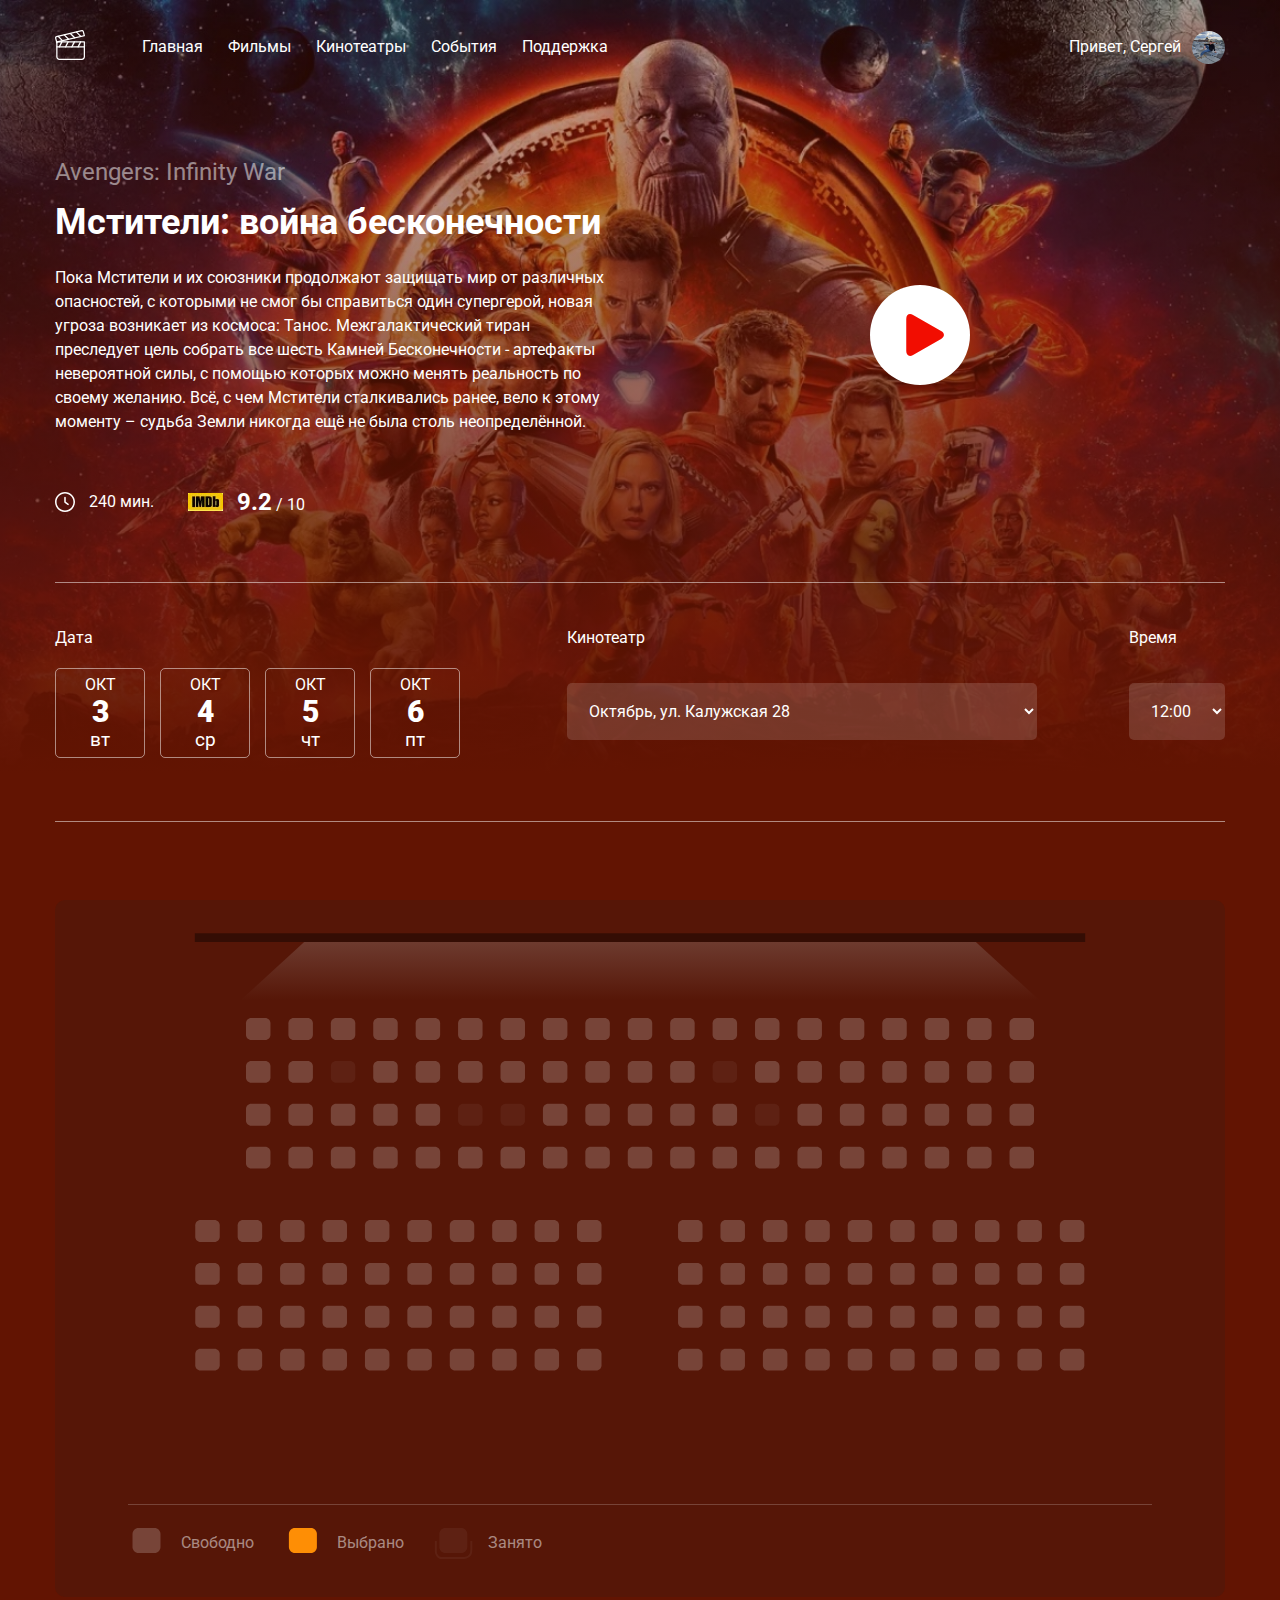
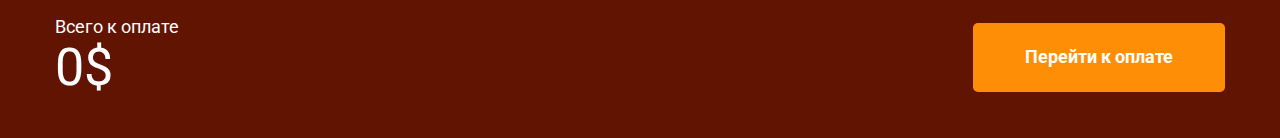
<file: index.html>
<!DOCTYPE html>
<html lang="ru">
  <head>
    <meta charset="UTF-8" />
    <meta name="viewport" content="width=device-width, initial-scale=1.0" />
    <title>Online Cinema - сайт кинотеатра</title>
    <link rel="preconnect" href="https://fonts.googleapis.com" />
    <link rel="preconnect" href="https://fonts.gstatic.com" crossorigin />
    <link href="https://fonts.googleapis.com/css2?family=Roboto:wght@400;700&display=swap" rel="stylesheet" />
    <link rel="stylesheet" href="css/normalize.css" />
    <link rel="stylesheet" href="css/Mystyle.css" />
  </head>
  <body>
    <header class="header">
      <div class="navbar conteiner">
        <a href="/">
          <img src="img/logo.svg" alt="logo" />
        </a>
        <nav class="nav">
          <ul class="menu">
            <li class="menu-item">
              <a href="#" class="menu-link">Главная</a>
            </li>
            <li class="menu-item">
              <a href="#" class="menu-link">Фильмы</a>
            </li>
            <li class="menu-item">
              <a href="#" class="menu-link">Кинотеатры</a>
            </li>
            <li class="menu-item">
              <a href="#" class="menu-link">События</a>
            </li>
            <li class="menu-item">
              <a href="#" class="menu-link">Поддержка</a>
            </li>
          </ul>
        </nav>
        <div class="user">
          <span class="">Привет, Сергей</span>
          <img class="avatar" src="img/avatar.jpg" alt="" />
        </div>
      </div>
      <!-- /.navbar -->
      <div class="film conteiner">
        <div class="film-info">
          <small class="film-title-small">Avengers: Infinity War </small>
          <h2 class="film-title">Мстители: война бесконечности</h2>
          <p class="film-description">
            Пока Мстители и их союзники продолжают защищать мир от различных
            опасностей, с которыми не смог бы справиться один супергерой, новая
            угроза возникает из космоса: Танос. Межгалактический тиран
            преследует цель собрать все шесть Камней Бесконечности - артефакты
            невероятной силы, с помощью которых можно менять реальность по
            своему желанию. Всё, с чем Мстители сталкивались ранее, вело к этому
            моменту – судьба Земли никогда ещё не была столь неопределённой.
          </p>
          <div class="film-details">
            <div class="time">
              <img src="img/clock.svg" alt="clock" class="time-icon" />
              <cpan class="time-counter">240 мин.</cpan>
            </div>
            <div class="rating">
              <img src="img/imdb.jpg" alt="imdb" class="rating-icon" />
              <span class="rating-counter">
                <strong class="rating-current">9.2</strong> / 10
              </span>
            </div>
          </div>
          <!-- /.film-details -->
        </div>
        <!-- /.film-info -->
        <a href="#" class="film-trailer">
          <svg
            width="100"
            height="100"
            viewBox="0 0 100 100"
            fill="none"
            xmlns="http://www.w3.org/2000/svg"
          >
            <circle cx="50" cy="50" r="50" fill="white" />
            <g clip-path="url(#clip0_1_158)">
              <path
                d="M43.0758 30.0033C39.3071 27.8416 36.2518 29.6125 36.2518 33.9556V66.0059C36.2518 70.3533 39.3071 72.1219 43.0758 69.9623L71.0893 53.8967C74.8592 51.7342 74.8592 48.2306 71.0893 46.0686L43.0758 30.0033Z"
                fill="#F20D01"
              />
            </g>
            <defs>
              <clipPath id="clip0_1_158">
                <rect
                  width="41.8013"
                  height="41.8013"
                  fill="white"
                  transform="translate(34.1837 29.0816)"
                />
              </clipPath>
            </defs>
          </svg>
        </a>
      </div>
      <!-- /.film -->
      <div class="session conteiner">
        <div class="session-date">
          <span class="session-label">Дата</span>
          <div class="session-date-block">
            <div class="session-date-item">
              <span class="session-month">ОКТ</span
              ><span class="session-day">3</span
              ><span class="session-week">вт</span>
            </div>
            <div class="session-date-item">
              <span class="session-month">ОКТ</span
              ><span class="session-day">4</span
              ><span class="session-week">ср</span>
            </div>
            <div class="session-date-item">
              <span class="session-month">ОКТ</span
              ><span class="session-day">5</span
              ><span class="session-week">чт</span>
            </div>
            <div class="session-date-item">
              <span class="session-month">ОКТ</span
              ><span class="session-day">6</span
              ><span class="session-week">пт</span>
            </div>
          </div>
        </div>
        <!-- /.date -->
        <div class="session-cinema">
          <span class="session-label">Кинотеатр</span>
          <select class="select select-cinema" name="cinema">
            <option value="Октябрь, ул. Калужская 28">
              Октябрь, ул. Калужская 28
            </option>
            <option value="IMAX, ул. Ленина 12">IMAX, ул. Ленина 12</option>
            <option value="CinemaMall, ул. Хороводная 5">
              CinemaMall, ул. Хороводная 5
            </option>
          </select>
        </div>
        <!-- /.cinema -->
        <div class="session-time">
          <span class="session-label">Время</span>
          <select class="select" name="cinema">
            <option value="12:00">12:00</option>
            <option value="16:30">16:30</option>
            <option value="17:25">17:25</option>
          </select>
        </div>
        <!-- /.session-time -->
      </div>
    </header>
    <div class="scheme conteiner">
      <svg
        class="scheme-svg"
        width="1170"
        height="600"
        viewBox="0 0 1170 686"
        fill="none"
        xmlns="http://www.w3.org/2000/svg"
      >
        <path
          class="light"
          d="M128 115L201.04 48H968.96L1042 115H128Z"
          fill="url(#paint0_linear_13_374)"
        />
        <line
          x1="76"
          y1="43"
          x2="1094"
          y2="43"
          stroke="black"
          stroke-opacity="0.39"
          stroke-width="10"
        />
        <path
          d="M140.5 135C137.186 135 134.5 137.686 134.5 141V154C134.5 157.314 137.186 160 140.5 160H156.5C159.814 160 162.5 157.314 162.5 154V141C162.5 137.686 159.814 135 156.5 135H140.5Z"
        />
        <path
          d="M189 135C185.686 135 183 137.686 183 141V154C183 157.314 185.686 160 189 160H205C208.314 160 211 157.314 211 154V141C211 137.686 208.314 135 205 135H189Z"
        />
        <path
          d="M237.5 135C234.186 135 231.5 137.686 231.5 141V154C231.5 157.314 234.186 160 237.5 160H253.5C256.814 160 259.5 157.314 259.5 154V141C259.5 137.686 256.814 135 253.5 135H237.5Z"
        />
        <path
          d="M286 135C282.686 135 280 137.686 280 141V154C280 157.314 282.686 160 286 160H302C305.314 160 308 157.314 308 154V141C308 137.686 305.314 135 302 135H286Z"
        />
        <path
          d="M334.5 135C331.186 135 328.5 137.686 328.5 141V154C328.5 157.314 331.186 160 334.5 160H350.5C353.814 160 356.5 157.314 356.5 154V141C356.5 137.686 353.814 135 350.5 135H334.5Z"
        />
        <path
          d="M383 135C379.686 135 377 137.686 377 141V154C377 157.314 379.686 160 383 160H399C402.314 160 405 157.314 405 154V141C405 137.686 402.314 135 399 135H383Z"
        />
        <path
          d="M431.5 135C428.186 135 425.5 137.686 425.5 141V154C425.5 157.314 428.186 160 431.5 160H447.5C450.814 160 453.5 157.314 453.5 154V141C453.5 137.686 450.814 135 447.5 135H431.5Z"
        />
        <path
          d="M480 135C476.686 135 474 137.686 474 141V154C474 157.314 476.686 160 480 160H496C499.314 160 502 157.314 502 154V141C502 137.686 499.314 135 496 135H480Z"
        />
        <path
          d="M528.5 135C525.186 135 522.5 137.686 522.5 141V154C522.5 157.314 525.186 160 528.5 160H544.5C547.814 160 550.5 157.314 550.5 154V141C550.5 137.686 547.814 135 544.5 135H528.5Z"
        />
        <path
          d="M577 135C573.686 135 571 137.686 571 141V154C571 157.314 573.686 160 577 160H593C596.314 160 599 157.314 599 154V141C599 137.686 596.314 135 593 135H577Z"
        />
        <path
          d="M625.5 135C622.186 135 619.5 137.686 619.5 141V154C619.5 157.314 622.186 160 625.5 160H641.5C644.814 160 647.5 157.314 647.5 154V141C647.5 137.686 644.814 135 641.5 135H625.5Z"
        />
        <path
          d="M674 135C670.686 135 668 137.686 668 141V154C668 157.314 670.686 160 674 160H690C693.314 160 696 157.314 696 154V141C696 137.686 693.314 135 690 135H674Z"
        />
        <path
          d="M722.5 135C719.186 135 716.5 137.686 716.5 141V154C716.5 157.314 719.186 160 722.5 160H738.5C741.814 160 744.5 157.314 744.5 154V141C744.5 137.686 741.814 135 738.5 135H722.5Z"
        />
        <path
          d="M771 135C767.686 135 765 137.686 765 141V154C765 157.314 767.686 160 771 160H787C790.314 160 793 157.314 793 154V141C793 137.686 790.314 135 787 135H771Z"
        />
        <path
          d="M819.5 135C816.186 135 813.5 137.686 813.5 141V154C813.5 157.314 816.186 160 819.5 160H835.5C838.814 160 841.5 157.314 841.5 154V141C841.5 137.686 838.814 135 835.5 135H819.5Z"
        />
        <path
          d="M868 135C864.686 135 862 137.686 862 141V154C862 157.314 864.686 160 868 160H884C887.314 160 890 157.314 890 154V141C890 137.686 887.314 135 884 135H868Z"
        />
        <path
          d="M916.5 135C913.186 135 910.5 137.686 910.5 141V154C910.5 157.314 913.186 160 916.5 160H932.5C935.814 160 938.5 157.314 938.5 154V141C938.5 137.686 935.814 135 932.5 135H916.5Z"
        />
        <path
          d="M965 135C961.686 135 959 137.686 959 141V154C959 157.314 961.686 160 965 160H981C984.314 160 987 157.314 987 154V141C987 137.686 984.314 135 981 135H965Z"
        />
        <path
          d="M1013.5 135C1010.19 135 1007.5 137.686 1007.5 141V154C1007.5 157.314 1010.19 160 1013.5 160H1029.5C1032.81 160 1035.5 157.314 1035.5 154V141C1035.5 137.686 1032.81 135 1029.5 135H1013.5Z"
        />
        <path
          d="M140.5 184C137.186 184 134.5 186.686 134.5 190V203C134.5 206.314 137.186 209 140.5 209H156.5C159.814 209 162.5 206.314 162.5 203V190C162.5 186.686 159.814 184 156.5 184H140.5Z"
        />
        <path
          d="M189 184C185.686 184 183 186.686 183 190V203C183 206.314 185.686 209 189 209H205C208.314 209 211 206.314 211 203V190C211 186.686 208.314 184 205 184H189Z"
        />
        <path
          class="booked"
          d="M237.5 184C234.186 184 231.5 186.686 231.5 190V203C231.5 206.314 234.186 209 237.5 209H253.5C256.814 209 259.5 206.314 259.5 203V190C259.5 186.686 256.814 184 253.5 184H237.5Z"
        />
        <path
          d="M286 184C282.686 184 280 186.686 280 190V203C280 206.314 282.686 209 286 209H302C305.314 209 308 206.314 308 203V190C308 186.686 305.314 184 302 184H286Z"
        />
        <path
          d="M334.5 184C331.186 184 328.5 186.686 328.5 190V203C328.5 206.314 331.186 209 334.5 209H350.5C353.814 209 356.5 206.314 356.5 203V190C356.5 186.686 353.814 184 350.5 184H334.5Z"
        />
        <path
          d="M383 184C379.686 184 377 186.686 377 190V203C377 206.314 379.686 209 383 209H399C402.314 209 405 206.314 405 203V190C405 186.686 402.314 184 399 184H383Z"
        />
        <path
          d="M431.5 184C428.186 184 425.5 186.686 425.5 190V203C425.5 206.314 428.186 209 431.5 209H447.5C450.814 209 453.5 206.314 453.5 203V190C453.5 186.686 450.814 184 447.5 184H431.5Z"
        />
        <path
          d="M480 184C476.686 184 474 186.686 474 190V203C474 206.314 476.686 209 480 209H496C499.314 209 502 206.314 502 203V190C502 186.686 499.314 184 496 184H480Z"
        />
        <path
          d="M528.5 184C525.186 184 522.5 186.686 522.5 190V203C522.5 206.314 525.186 209 528.5 209H544.5C547.814 209 550.5 206.314 550.5 203V190C550.5 186.686 547.814 184 544.5 184H528.5Z"
        />
        <path
          d="M577 184C573.686 184 571 186.686 571 190V203C571 206.314 573.686 209 577 209H593C596.314 209 599 206.314 599 203V190C599 186.686 596.314 184 593 184H577Z"
        />
        <path
          d="M625.5 184C622.186 184 619.5 186.686 619.5 190V203C619.5 206.314 622.186 209 625.5 209H641.5C644.814 209 647.5 206.314 647.5 203V190C647.5 186.686 644.814 184 641.5 184H625.5Z"
        />
        <path
          class="booked"
          d="M674 184C670.686 184 668 186.686 668 190V203C668 206.314 670.686 209 674 209H690C693.314 209 696 206.314 696 203V190C696 186.686 693.314 184 690 184H674Z"
        />
        <path
          d="M722.5 184C719.186 184 716.5 186.686 716.5 190V203C716.5 206.314 719.186 209 722.5 209H738.5C741.814 209 744.5 206.314 744.5 203V190C744.5 186.686 741.814 184 738.5 184H722.5Z"
        />
        <path
          d="M771 184C767.686 184 765 186.686 765 190V203C765 206.314 767.686 209 771 209H787C790.314 209 793 206.314 793 203V190C793 186.686 790.314 184 787 184H771Z"
        />
        <path
          d="M819.5 184C816.186 184 813.5 186.686 813.5 190V203C813.5 206.314 816.186 209 819.5 209H835.5C838.814 209 841.5 206.314 841.5 203V190C841.5 186.686 838.814 184 835.5 184H819.5Z"
        />
        <path
          d="M868 184C864.686 184 862 186.686 862 190V203C862 206.314 864.686 209 868 209H884C887.314 209 890 206.314 890 203V190C890 186.686 887.314 184 884 184H868Z"
        />
        <path
          d="M916.5 184C913.186 184 910.5 186.686 910.5 190V203C910.5 206.314 913.186 209 916.5 209H932.5C935.814 209 938.5 206.314 938.5 203V190C938.5 186.686 935.814 184 932.5 184H916.5Z"
        />
        <path
          d="M965 184C961.686 184 959 186.686 959 190V203C959 206.314 961.686 209 965 209H981C984.314 209 987 206.314 987 203V190C987 186.686 984.314 184 981 184H965Z"
        />
        <path
          d="M1013.5 184C1010.19 184 1007.5 186.686 1007.5 190V203C1007.5 206.314 1010.19 209 1013.5 209H1029.5C1032.81 209 1035.5 206.314 1035.5 203V190C1035.5 186.686 1032.81 184 1029.5 184H1013.5Z"
        />
        <path
          d="M140.5 233C137.186 233 134.5 235.686 134.5 239V252C134.5 255.314 137.186 258 140.5 258H156.5C159.814 258 162.5 255.314 162.5 252V239C162.5 235.686 159.814 233 156.5 233H140.5Z"
        />
        <path
          d="M189 233C185.686 233 183 235.686 183 239V252C183 255.314 185.686 258 189 258H205C208.314 258 211 255.314 211 252V239C211 235.686 208.314 233 205 233H189Z"
        />
        <path
          d="M237.5 233C234.186 233 231.5 235.686 231.5 239V252C231.5 255.314 234.186 258 237.5 258H253.5C256.814 258 259.5 255.314 259.5 252V239C259.5 235.686 256.814 233 253.5 233H237.5Z"
        />
        <path
          d="M286 233C282.686 233 280 235.686 280 239V252C280 255.314 282.686 258 286 258H302C305.314 258 308 255.314 308 252V239C308 235.686 305.314 233 302 233H286Z"
        />
        <path
          d="M334.5 233C331.186 233 328.5 235.686 328.5 239V252C328.5 255.314 331.186 258 334.5 258H350.5C353.814 258 356.5 255.314 356.5 252V239C356.5 235.686 353.814 233 350.5 233H334.5Z"
        />
        <path
          class="booked"
          d="M383 233C379.686 233 377 235.686 377 239V252C377 255.314 379.686 258 383 258H399C402.314 258 405 255.314 405 252V239C405 235.686 402.314 233 399 233H383Z"
        />
        <path
          class="booked"
          d="M431.5 233C428.186 233 425.5 235.686 425.5 239V252C425.5 255.314 428.186 258 431.5 258H447.5C450.814 258 453.5 255.314 453.5 252V239C453.5 235.686 450.814 233 447.5 233H431.5Z"
        />
        <path
          d="M480 233C476.686 233 474 235.686 474 239V252C474 255.314 476.686 258 480 258H496C499.314 258 502 255.314 502 252V239C502 235.686 499.314 233 496 233H480Z"
        />
        <path
          d="M528.5 233C525.186 233 522.5 235.686 522.5 239V252C522.5 255.314 525.186 258 528.5 258H544.5C547.814 258 550.5 255.314 550.5 252V239C550.5 235.686 547.814 233 544.5 233H528.5Z"
        />
        <path
          d="M577 233C573.686 233 571 235.686 571 239V252C571 255.314 573.686 258 577 258H593C596.314 258 599 255.314 599 252V239C599 235.686 596.314 233 593 233H577Z"
        />
        <path
          d="M625.5 233C622.186 233 619.5 235.686 619.5 239V252C619.5 255.314 622.186 258 625.5 258H641.5C644.814 258 647.5 255.314 647.5 252V239C647.5 235.686 644.814 233 641.5 233H625.5Z"
        />
        <path
          d="M674 233C670.686 233 668 235.686 668 239V252C668 255.314 670.686 258 674 258H690C693.314 258 696 255.314 696 252V239C696 235.686 693.314 233 690 233H674Z"
        />
        <path
          class="booked"
          d="M722.5 233C719.186 233 716.5 235.686 716.5 239V252C716.5 255.314 719.186 258 722.5 258H738.5C741.814 258 744.5 255.314 744.5 252V239C744.5 235.686 741.814 233 738.5 233H722.5Z"
        />
        <path
          d="M771 233C767.686 233 765 235.686 765 239V252C765 255.314 767.686 258 771 258H787C790.314 258 793 255.314 793 252V239C793 235.686 790.314 233 787 233H771Z"
        />
        <path
          d="M819.5 233C816.186 233 813.5 235.686 813.5 239V252C813.5 255.314 816.186 258 819.5 258H835.5C838.814 258 841.5 255.314 841.5 252V239C841.5 235.686 838.814 233 835.5 233H819.5Z"
        />
        <path
          d="M868 233C864.686 233 862 235.686 862 239V252C862 255.314 864.686 258 868 258H884C887.314 258 890 255.314 890 252V239C890 235.686 887.314 233 884 233H868Z"
        />
        <path
          d="M916.5 233C913.186 233 910.5 235.686 910.5 239V252C910.5 255.314 913.186 258 916.5 258H932.5C935.814 258 938.5 255.314 938.5 252V239C938.5 235.686 935.814 233 932.5 233H916.5Z"
        />
        <path
          d="M965 233C961.686 233 959 235.686 959 239V252C959 255.314 961.686 258 965 258H981C984.314 258 987 255.314 987 252V239C987 235.686 984.314 233 981 233H965Z"
        />
        <path
          d="M1013.5 233C1010.19 233 1007.5 235.686 1007.5 239V252C1007.5 255.314 1010.19 258 1013.5 258H1029.5C1032.81 258 1035.5 255.314 1035.5 252V239C1035.5 235.686 1032.81 233 1029.5 233H1013.5Z"
        />
        <path
          d="M140.5 282C137.186 282 134.5 284.686 134.5 288V301C134.5 304.314 137.186 307 140.5 307H156.5C159.814 307 162.5 304.314 162.5 301V288C162.5 284.686 159.814 282 156.5 282H140.5Z"
        />
        <path
          d="M189 282C185.686 282 183 284.686 183 288V301C183 304.314 185.686 307 189 307H205C208.314 307 211 304.314 211 301V288C211 284.686 208.314 282 205 282H189Z"
        />
        <path
          d="M237.5 282C234.186 282 231.5 284.686 231.5 288V301C231.5 304.314 234.186 307 237.5 307H253.5C256.814 307 259.5 304.314 259.5 301V288C259.5 284.686 256.814 282 253.5 282H237.5Z"
        />
        <path
          d="M286 282C282.686 282 280 284.686 280 288V301C280 304.314 282.686 307 286 307H302C305.314 307 308 304.314 308 301V288C308 284.686 305.314 282 302 282H286Z"
        />
        <path
          d="M334.5 282C331.186 282 328.5 284.686 328.5 288V301C328.5 304.314 331.186 307 334.5 307H350.5C353.814 307 356.5 304.314 356.5 301V288C356.5 284.686 353.814 282 350.5 282H334.5Z"
        />
        <path
          d="M383 282C379.686 282 377 284.686 377 288V301C377 304.314 379.686 307 383 307H399C402.314 307 405 304.314 405 301V288C405 284.686 402.314 282 399 282H383Z"
        />
        <path
          d="M431.5 282C428.186 282 425.5 284.686 425.5 288V301C425.5 304.314 428.186 307 431.5 307H447.5C450.814 307 453.5 304.314 453.5 301V288C453.5 284.686 450.814 282 447.5 282H431.5Z"
        />
        <path
          d="M480 282C476.686 282 474 284.686 474 288V301C474 304.314 476.686 307 480 307H496C499.314 307 502 304.314 502 301V288C502 284.686 499.314 282 496 282H480Z"
        />
        <path
          d="M528.5 282C525.186 282 522.5 284.686 522.5 288V301C522.5 304.314 525.186 307 528.5 307H544.5C547.814 307 550.5 304.314 550.5 301V288C550.5 284.686 547.814 282 544.5 282H528.5Z"
        />
        <path
          d="M577 282C573.686 282 571 284.686 571 288V301C571 304.314 573.686 307 577 307H593C596.314 307 599 304.314 599 301V288C599 284.686 596.314 282 593 282H577Z"
        />
        <path
          d="M625.5 282C622.186 282 619.5 284.686 619.5 288V301C619.5 304.314 622.186 307 625.5 307H641.5C644.814 307 647.5 304.314 647.5 301V288C647.5 284.686 644.814 282 641.5 282H625.5Z"
        />
        <path
          d="M674 282C670.686 282 668 284.686 668 288V301C668 304.314 670.686 307 674 307H690C693.314 307 696 304.314 696 301V288C696 284.686 693.314 282 690 282H674Z"
        />
        <path
          d="M722.5 282C719.186 282 716.5 284.686 716.5 288V301C716.5 304.314 719.186 307 722.5 307H738.5C741.814 307 744.5 304.314 744.5 301V288C744.5 284.686 741.814 282 738.5 282H722.5Z"
        />
        <path
          d="M771 282C767.686 282 765 284.686 765 288V301C765 304.314 767.686 307 771 307H787C790.314 307 793 304.314 793 301V288C793 284.686 790.314 282 787 282H771Z"
        />
        <path
          d="M819.5 282C816.186 282 813.5 284.686 813.5 288V301C813.5 304.314 816.186 307 819.5 307H835.5C838.814 307 841.5 304.314 841.5 301V288C841.5 284.686 838.814 282 835.5 282H819.5Z"
        />
        <path
          d="M868 282C864.686 282 862 284.686 862 288V301C862 304.314 864.686 307 868 307H884C887.314 307 890 304.314 890 301V288C890 284.686 887.314 282 884 282H868Z"
        />
        <path
          d="M916.5 282C913.186 282 910.5 284.686 910.5 288V301C910.5 304.314 913.186 307 916.5 307H932.5C935.814 307 938.5 304.314 938.5 301V288C938.5 284.686 935.814 282 932.5 282H916.5Z"
        />
        <path
          d="M965 282C961.686 282 959 284.686 959 288V301C959 304.314 961.686 307 965 307H981C984.314 307 987 304.314 987 301V288C987 284.686 984.314 282 981 282H965Z"
        />
        <path
          d="M1013.5 282C1010.19 282 1007.5 284.686 1007.5 288V301C1007.5 304.314 1010.19 307 1013.5 307H1029.5C1032.81 307 1035.5 304.314 1035.5 301V288C1035.5 284.686 1032.81 282 1029.5 282H1013.5Z"
        />
        <path
          d="M82.5 366C79.1863 366 76.5 368.686 76.5 372V385C76.5 388.314 79.1863 391 82.5 391H98.5C101.814 391 104.5 388.314 104.5 385V372C104.5 368.686 101.814 366 98.5 366H82.5Z"
        />
        <path
          d="M131 366C127.686 366 125 368.686 125 372V385C125 388.314 127.686 391 131 391H147C150.314 391 153 388.314 153 385V372C153 368.686 150.314 366 147 366H131Z"
        />
        <path
          d="M179.5 366C176.186 366 173.5 368.686 173.5 372V385C173.5 388.314 176.186 391 179.5 391H195.5C198.814 391 201.5 388.314 201.5 385V372C201.5 368.686 198.814 366 195.5 366H179.5Z"
        />
        <path
          d="M228 366C224.686 366 222 368.686 222 372V385C222 388.314 224.686 391 228 391H244C247.314 391 250 388.314 250 385V372C250 368.686 247.314 366 244 366H228Z"
        />
        <path
          d="M276.5 366C273.186 366 270.5 368.686 270.5 372V385C270.5 388.314 273.186 391 276.5 391H292.5C295.814 391 298.5 388.314 298.5 385V372C298.5 368.686 295.814 366 292.5 366H276.5Z"
        />
        <path
          d="M325 366C321.686 366 319 368.686 319 372V385C319 388.314 321.686 391 325 391H341C344.314 391 347 388.314 347 385V372C347 368.686 344.314 366 341 366H325Z"
        />
        <path
          d="M373.5 366C370.186 366 367.5 368.686 367.5 372V385C367.5 388.314 370.186 391 373.5 391H389.5C392.814 391 395.5 388.314 395.5 385V372C395.5 368.686 392.814 366 389.5 366H373.5Z"
        />
        <path
          d="M422 366C418.686 366 416 368.686 416 372V385C416 388.314 418.686 391 422 391H438C441.314 391 444 388.314 444 385V372C444 368.686 441.314 366 438 366H422Z"
        />
        <path
          d="M470.5 366C467.186 366 464.5 368.686 464.5 372V385C464.5 388.314 467.186 391 470.5 391H486.5C489.814 391 492.5 388.314 492.5 385V372C492.5 368.686 489.814 366 486.5 366H470.5Z"
        />
        <path
          d="M519 366C515.686 366 513 368.686 513 372V385C513 388.314 515.686 391 519 391H535C538.314 391 541 388.314 541 385V372C541 368.686 538.314 366 535 366H519Z"
        />
        <path
          d="M82.5 415C79.1863 415 76.5 417.686 76.5 421V434C76.5 437.314 79.1863 440 82.5 440H98.5C101.814 440 104.5 437.314 104.5 434V421C104.5 417.686 101.814 415 98.5 415H82.5Z"
        />
        <path
          d="M131 415C127.686 415 125 417.686 125 421V434C125 437.314 127.686 440 131 440H147C150.314 440 153 437.314 153 434V421C153 417.686 150.314 415 147 415H131Z"
        />
        <path
          d="M179.5 415C176.186 415 173.5 417.686 173.5 421V434C173.5 437.314 176.186 440 179.5 440H195.5C198.814 440 201.5 437.314 201.5 434V421C201.5 417.686 198.814 415 195.5 415H179.5Z"
        />
        <path
          d="M228 415C224.686 415 222 417.686 222 421V434C222 437.314 224.686 440 228 440H244C247.314 440 250 437.314 250 434V421C250 417.686 247.314 415 244 415H228Z"
        />
        <path
          d="M276.5 415C273.186 415 270.5 417.686 270.5 421V434C270.5 437.314 273.186 440 276.5 440H292.5C295.814 440 298.5 437.314 298.5 434V421C298.5 417.686 295.814 415 292.5 415H276.5Z"
        />
        <path
          d="M325 415C321.686 415 319 417.686 319 421V434C319 437.314 321.686 440 325 440H341C344.314 440 347 437.314 347 434V421C347 417.686 344.314 415 341 415H325Z"
        />
        <path
          d="M373.5 415C370.186 415 367.5 417.686 367.5 421V434C367.5 437.314 370.186 440 373.5 440H389.5C392.814 440 395.5 437.314 395.5 434V421C395.5 417.686 392.814 415 389.5 415H373.5Z"
        />
        <path
          d="M422 415C418.686 415 416 417.686 416 421V434C416 437.314 418.686 440 422 440H438C441.314 440 444 437.314 444 434V421C444 417.686 441.314 415 438 415H422Z"
        />
        <path
          d="M470.5 415C467.186 415 464.5 417.686 464.5 421V434C464.5 437.314 467.186 440 470.5 440H486.5C489.814 440 492.5 437.314 492.5 434V421C492.5 417.686 489.814 415 486.5 415H470.5Z"
        />
        <path
          d="M519 415C515.686 415 513 417.686 513 421V434C513 437.314 515.686 440 519 440H535C538.314 440 541 437.314 541 434V421C541 417.686 538.314 415 535 415H519Z"
        />
        <path
          d="M82.5 464C79.1863 464 76.5 466.686 76.5 470V483C76.5 486.314 79.1863 489 82.5 489H98.5C101.814 489 104.5 486.314 104.5 483V470C104.5 466.686 101.814 464 98.5 464H82.5Z"
        />
        <path
          d="M131 464C127.686 464 125 466.686 125 470V483C125 486.314 127.686 489 131 489H147C150.314 489 153 486.314 153 483V470C153 466.686 150.314 464 147 464H131Z"
        />
        <path
          d="M179.5 464C176.186 464 173.5 466.686 173.5 470V483C173.5 486.314 176.186 489 179.5 489H195.5C198.814 489 201.5 486.314 201.5 483V470C201.5 466.686 198.814 464 195.5 464H179.5Z"
        />
        <path
          d="M228 464C224.686 464 222 466.686 222 470V483C222 486.314 224.686 489 228 489H244C247.314 489 250 486.314 250 483V470C250 466.686 247.314 464 244 464H228Z"
        />
        <path
          d="M276.5 464C273.186 464 270.5 466.686 270.5 470V483C270.5 486.314 273.186 489 276.5 489H292.5C295.814 489 298.5 486.314 298.5 483V470C298.5 466.686 295.814 464 292.5 464H276.5Z"
        />
        <path
          d="M325 464C321.686 464 319 466.686 319 470V483C319 486.314 321.686 489 325 489H341C344.314 489 347 486.314 347 483V470C347 466.686 344.314 464 341 464H325Z"
        />
        <path
          d="M373.5 464C370.186 464 367.5 466.686 367.5 470V483C367.5 486.314 370.186 489 373.5 489H389.5C392.814 489 395.5 486.314 395.5 483V470C395.5 466.686 392.814 464 389.5 464H373.5Z"
        />
        <path
          d="M422 464C418.686 464 416 466.686 416 470V483C416 486.314 418.686 489 422 489H438C441.314 489 444 486.314 444 483V470C444 466.686 441.314 464 438 464H422Z"
        />
        <path
          d="M470.5 464C467.186 464 464.5 466.686 464.5 470V483C464.5 486.314 467.186 489 470.5 489H486.5C489.814 489 492.5 486.314 492.5 483V470C492.5 466.686 489.814 464 486.5 464H470.5Z"
        />
        <path
          d="M519 464C515.686 464 513 466.686 513 470V483C513 486.314 515.686 489 519 489H535C538.314 489 541 486.314 541 483V470C541 466.686 538.314 464 535 464H519Z"
        />
        <path
          d="M82.5 513C79.1863 513 76.5 515.686 76.5 519V532C76.5 535.314 79.1863 538 82.5 538H98.5C101.814 538 104.5 535.314 104.5 532V519C104.5 515.686 101.814 513 98.5 513H82.5Z"
        />
        <path
          d="M131 513C127.686 513 125 515.686 125 519V532C125 535.314 127.686 538 131 538H147C150.314 538 153 535.314 153 532V519C153 515.686 150.314 513 147 513H131Z"
        />
        <path
          d="M179.5 513C176.186 513 173.5 515.686 173.5 519V532C173.5 535.314 176.186 538 179.5 538H195.5C198.814 538 201.5 535.314 201.5 532V519C201.5 515.686 198.814 513 195.5 513H179.5Z"
        />
        <path
          d="M228 513C224.686 513 222 515.686 222 519V532C222 535.314 224.686 538 228 538H244C247.314 538 250 535.314 250 532V519C250 515.686 247.314 513 244 513H228Z"
        />
        <path
          d="M276.5 513C273.186 513 270.5 515.686 270.5 519V532C270.5 535.314 273.186 538 276.5 538H292.5C295.814 538 298.5 535.314 298.5 532V519C298.5 515.686 295.814 513 292.5 513H276.5Z"
        />
        <path
          d="M325 513C321.686 513 319 515.686 319 519V532C319 535.314 321.686 538 325 538H341C344.314 538 347 535.314 347 532V519C347 515.686 344.314 513 341 513H325Z"
        />
        <path
          d="M373.5 513C370.186 513 367.5 515.686 367.5 519V532C367.5 535.314 370.186 538 373.5 538H389.5C392.814 538 395.5 535.314 395.5 532V519C395.5 515.686 392.814 513 389.5 513H373.5Z"
        />
        <path
          d="M422 513C418.686 513 416 515.686 416 519V532C416 535.314 418.686 538 422 538H438C441.314 538 444 535.314 444 532V519C444 515.686 441.314 513 438 513H422Z"
        />
        <path
          d="M470.5 513C467.186 513 464.5 515.686 464.5 519V532C464.5 535.314 467.186 538 470.5 538H486.5C489.814 538 492.5 535.314 492.5 532V519C492.5 515.686 489.814 513 486.5 513H470.5Z"
        />
        <path
          d="M519 513C515.686 513 513 515.686 513 519V532C513 535.314 515.686 538 519 538H535C538.314 538 541 535.314 541 532V519C541 515.686 538.314 513 535 513H519Z"
        />
        <path
          d="M634.5 366C631.186 366 628.5 368.686 628.5 372V385C628.5 388.314 631.186 391 634.5 391H650.5C653.814 391 656.5 388.314 656.5 385V372C656.5 368.686 653.814 366 650.5 366H634.5Z"
        />
        <path
          d="M683 366C679.686 366 677 368.686 677 372V385C677 388.314 679.686 391 683 391H699C702.314 391 705 388.314 705 385V372C705 368.686 702.314 366 699 366H683Z"
        />
        <path
          d="M731.5 366C728.186 366 725.5 368.686 725.5 372V385C725.5 388.314 728.186 391 731.5 391H747.5C750.814 391 753.5 388.314 753.5 385V372C753.5 368.686 750.814 366 747.5 366H731.5Z"
        />
        <path
          d="M780 366C776.686 366 774 368.686 774 372V385C774 388.314 776.686 391 780 391H796C799.314 391 802 388.314 802 385V372C802 368.686 799.314 366 796 366H780Z"
        />
        <path
          d="M828.5 366C825.186 366 822.5 368.686 822.5 372V385C822.5 388.314 825.186 391 828.5 391H844.5C847.814 391 850.5 388.314 850.5 385V372C850.5 368.686 847.814 366 844.5 366H828.5Z"
        />
        <path
          d="M877 366C873.686 366 871 368.686 871 372V385C871 388.314 873.686 391 877 391H893C896.314 391 899 388.314 899 385V372C899 368.686 896.314 366 893 366H877Z"
        />
        <path
          d="M925.5 366C922.186 366 919.5 368.686 919.5 372V385C919.5 388.314 922.186 391 925.5 391H941.5C944.814 391 947.5 388.314 947.5 385V372C947.5 368.686 944.814 366 941.5 366H925.5Z"
        />
        <path
          d="M974 366C970.686 366 968 368.686 968 372V385C968 388.314 970.686 391 974 391H990C993.314 391 996 388.314 996 385V372C996 368.686 993.314 366 990 366H974Z"
        />
        <path
          d="M1022.5 366C1019.19 366 1016.5 368.686 1016.5 372V385C1016.5 388.314 1019.19 391 1022.5 391H1038.5C1041.81 391 1044.5 388.314 1044.5 385V372C1044.5 368.686 1041.81 366 1038.5 366H1022.5Z"
        />
        <path
          d="M1071 366C1067.69 366 1065 368.686 1065 372V385C1065 388.314 1067.69 391 1071 391H1087C1090.31 391 1093 388.314 1093 385V372C1093 368.686 1090.31 366 1087 366H1071Z"
        />
        <path
          d="M634.5 415C631.186 415 628.5 417.686 628.5 421V434C628.5 437.314 631.186 440 634.5 440H650.5C653.814 440 656.5 437.314 656.5 434V421C656.5 417.686 653.814 415 650.5 415H634.5Z"
        />
        <path
          d="M683 415C679.686 415 677 417.686 677 421V434C677 437.314 679.686 440 683 440H699C702.314 440 705 437.314 705 434V421C705 417.686 702.314 415 699 415H683Z"
        />
        <path
          d="M731.5 415C728.186 415 725.5 417.686 725.5 421V434C725.5 437.314 728.186 440 731.5 440H747.5C750.814 440 753.5 437.314 753.5 434V421C753.5 417.686 750.814 415 747.5 415H731.5Z"
        />
        <path
          d="M780 415C776.686 415 774 417.686 774 421V434C774 437.314 776.686 440 780 440H796C799.314 440 802 437.314 802 434V421C802 417.686 799.314 415 796 415H780Z"
        />
        <path
          d="M828.5 415C825.186 415 822.5 417.686 822.5 421V434C822.5 437.314 825.186 440 828.5 440H844.5C847.814 440 850.5 437.314 850.5 434V421C850.5 417.686 847.814 415 844.5 415H828.5Z"
        />
        <path
          d="M877 415C873.686 415 871 417.686 871 421V434C871 437.314 873.686 440 877 440H893C896.314 440 899 437.314 899 434V421C899 417.686 896.314 415 893 415H877Z"
        />
        <path
          d="M925.5 415C922.186 415 919.5 417.686 919.5 421V434C919.5 437.314 922.186 440 925.5 440H941.5C944.814 440 947.5 437.314 947.5 434V421C947.5 417.686 944.814 415 941.5 415H925.5Z"
        />
        <path
          d="M974 415C970.686 415 968 417.686 968 421V434C968 437.314 970.686 440 974 440H990C993.314 440 996 437.314 996 434V421C996 417.686 993.314 415 990 415H974Z"
        />
        <path
          d="M1022.5 415C1019.19 415 1016.5 417.686 1016.5 421V434C1016.5 437.314 1019.19 440 1022.5 440H1038.5C1041.81 440 1044.5 437.314 1044.5 434V421C1044.5 417.686 1041.81 415 1038.5 415H1022.5Z"
        />
        <path
          d="M1071 415C1067.69 415 1065 417.686 1065 421V434C1065 437.314 1067.69 440 1071 440H1087C1090.31 440 1093 437.314 1093 434V421C1093 417.686 1090.31 415 1087 415H1071Z"
        />
        <path
          d="M634.5 464C631.186 464 628.5 466.686 628.5 470V483C628.5 486.314 631.186 489 634.5 489H650.5C653.814 489 656.5 486.314 656.5 483V470C656.5 466.686 653.814 464 650.5 464H634.5Z"
        />
        <path
          d="M683 464C679.686 464 677 466.686 677 470V483C677 486.314 679.686 489 683 489H699C702.314 489 705 486.314 705 483V470C705 466.686 702.314 464 699 464H683Z"
        />
        <path
          d="M731.5 464C728.186 464 725.5 466.686 725.5 470V483C725.5 486.314 728.186 489 731.5 489H747.5C750.814 489 753.5 486.314 753.5 483V470C753.5 466.686 750.814 464 747.5 464H731.5Z"
        />
        <path
          d="M780 464C776.686 464 774 466.686 774 470V483C774 486.314 776.686 489 780 489H796C799.314 489 802 486.314 802 483V470C802 466.686 799.314 464 796 464H780Z"
        />
        <path
          d="M828.5 464C825.186 464 822.5 466.686 822.5 470V483C822.5 486.314 825.186 489 828.5 489H844.5C847.814 489 850.5 486.314 850.5 483V470C850.5 466.686 847.814 464 844.5 464H828.5Z"
        />
        <path
          d="M877 464C873.686 464 871 466.686 871 470V483C871 486.314 873.686 489 877 489H893C896.314 489 899 486.314 899 483V470C899 466.686 896.314 464 893 464H877Z"
        />
        <path
          d="M925.5 464C922.186 464 919.5 466.686 919.5 470V483C919.5 486.314 922.186 489 925.5 489H941.5C944.814 489 947.5 486.314 947.5 483V470C947.5 466.686 944.814 464 941.5 464H925.5Z"
        />
        <path
          d="M974 464C970.686 464 968 466.686 968 470V483C968 486.314 970.686 489 974 489H990C993.314 489 996 486.314 996 483V470C996 466.686 993.314 464 990 464H974Z"
        />
        <path
          d="M1022.5 464C1019.19 464 1016.5 466.686 1016.5 470V483C1016.5 486.314 1019.19 489 1022.5 489H1038.5C1041.81 489 1044.5 486.314 1044.5 483V470C1044.5 466.686 1041.81 464 1038.5 464H1022.5Z"
        />
        <path
          d="M1071 464C1067.69 464 1065 466.686 1065 470V483C1065 486.314 1067.69 489 1071 489H1087C1090.31 489 1093 486.314 1093 483V470C1093 466.686 1090.31 464 1087 464H1071Z"
        />
        <path
          d="M634.5 513C631.186 513 628.5 515.686 628.5 519V532C628.5 535.314 631.186 538 634.5 538H650.5C653.814 538 656.5 535.314 656.5 532V519C656.5 515.686 653.814 513 650.5 513H634.5Z"
        />
        <path
          d="M683 513C679.686 513 677 515.686 677 519V532C677 535.314 679.686 538 683 538H699C702.314 538 705 535.314 705 532V519C705 515.686 702.314 513 699 513H683Z"
        />
        <path
          d="M731.5 513C728.186 513 725.5 515.686 725.5 519V532C725.5 535.314 728.186 538 731.5 538H747.5C750.814 538 753.5 535.314 753.5 532V519C753.5 515.686 750.814 513 747.5 513H731.5Z"
        />
        <path
          d="M780 513C776.686 513 774 515.686 774 519V532C774 535.314 776.686 538 780 538H796C799.314 538 802 535.314 802 532V519C802 515.686 799.314 513 796 513H780Z"
        />
        <path
          d="M828.5 513C825.186 513 822.5 515.686 822.5 519V532C822.5 535.314 825.186 538 828.5 538H844.5C847.814 538 850.5 535.314 850.5 532V519C850.5 515.686 847.814 513 844.5 513H828.5Z"
        />
        <path
          d="M877 513C873.686 513 871 515.686 871 519V532C871 535.314 873.686 538 877 538H893C896.314 538 899 535.314 899 532V519C899 515.686 896.314 513 893 513H877Z"
        />
        <path
          d="M925.5 513C922.186 513 919.5 515.686 919.5 519V532C919.5 535.314 922.186 538 925.5 538H941.5C944.814 538 947.5 535.314 947.5 532V519C947.5 515.686 944.814 513 941.5 513H925.5Z"
        />
        <path
          d="M974 513C970.686 513 968 515.686 968 519V532C968 535.314 970.686 538 974 538H990C993.314 538 996 535.314 996 532V519C996 515.686 993.314 513 990 513H974Z"
        />
        <path
          d="M1022.5 513C1019.19 513 1016.5 515.686 1016.5 519V532C1016.5 535.314 1019.19 538 1022.5 538H1038.5C1041.81 538 1044.5 535.314 1044.5 532V519C1044.5 515.686 1041.81 513 1038.5 513H1022.5Z"
        />
        <path
          d="M1071 513C1067.69 513 1065 515.686 1065 519V532C1065 535.314 1067.69 538 1071 538H1087C1090.31 538 1093 535.314 1093 532V519C1093 515.686 1090.31 513 1087 513H1071Z"
        />
        <defs>
          <linearGradient
            id="paint0_linear_13_374"
            x1="585"
            y1="48"
            x2="585"
            y2="115"
            gradientUnits="userSpaceOnUse"
          >
            <stop stop-color="#C4C4C4" stop-opacity="0.21" />
            <stop offset="1" stop-color="#C4C4C4" stop-opacity="0" />
          </linearGradient>
        </defs>
      </svg>

      <div class="legend">
        <div class="legend-free legend-label">
          <svg
            width="38"
            height="32"
            viewBox="0 0 38 32"
            fill="none"
            xmlns="http://www.w3.org/2000/svg"
          >
            <path
              d="M10.5 1C7.18629 1 4.5 3.68629 4.5 7V20C4.5 23.3137 7.18629 26 10.5 26H26.5C29.8137 26 32.5 23.3137 32.5 20V7C32.5 3.68629 29.8137 1 26.5 1H10.5Z"
            />
          </svg>
          <span class="legend-free">Свободно</span>
        </div>
        <div class="legend-active legend-label">
          <svg
            width="38"
            height="32"
            viewBox="0 0 38 32"
            fill="none"
            xmlns="http://www.w3.org/2000/svg"
          >
            <path
              class="active"
              d="M10.8906 1C7.57692 1 4.89062 3.68629 4.89062 7V20C4.89062 23.3137 7.57692 26 10.8906 26H26.8906C30.2043 26 32.8906 23.3137 32.8906 20V7C32.8906 3.68629 30.2043 1 26.8906 1H10.8906Z"
            />
          </svg>
          <span class="legend-active">Выбрано</span>
        </div>
        <div class="legeng-booked legend-label">
          <svg
            width="39"
            height="32"
            viewBox="0 0 39 32"
            fill="none"
            xmlns="http://www.w3.org/2000/svg"
          >
            <path
              class="booked"
              d="M0.8125 24.5C0.8125 24.5256 0.813483 24.5512 0.815446 24.5767C0.908848 25.7909 1.34926 27.5963 2.40044 29.1283C3.47829 30.6991 5.22125 32 7.8125 32H30.3125C30.3363 32 30.36 31.9992 30.3837 31.9975C31.711 31.9027 33.6636 31.3731 35.3081 30.0716C36.9931 28.7381 38.3125 26.6218 38.3125 23.5V14H36.3125V23.5C36.3125 25.9782 35.2985 27.5286 34.0669 28.5034C32.8089 29.499 31.2819 29.9212 30.2752 30H7.8125C6.00375 30 4.83004 29.1342 4.04956 27.9967C3.25271 26.8354 2.89207 25.4126 2.8125 24.46V14H0.8125V24.5ZM27.3125 1H11.3125C7.99879 1 5.3125 3.68629 5.3125 7V20C5.3125 23.3137 7.99879 26 11.3125 26H27.3125C30.6262 26 33.3125 23.3137 33.3125 20V7C33.3125 3.68629 30.6262 1 27.3125 1Z"
            />
          </svg>
          <span class="legend-booked">Занято</span>
        </div>
        <!-- /.legeng-booked -->
      </div>
    </div>
    <div class="price conteiner">
      <div class="price-tag">
        <span class="price-label">Всего к оплате</span>
        <span class="price-total">0</span><span class="ruble">$</span>
      </div>
      <!-- /.price-tag -->
      <a href="#" class="button button-pay">Перейти к оплате</a>
    </div>
    <!-- /.price -->
    <script src="js/scripts.js"></script>
  </body>
</html>
</file>
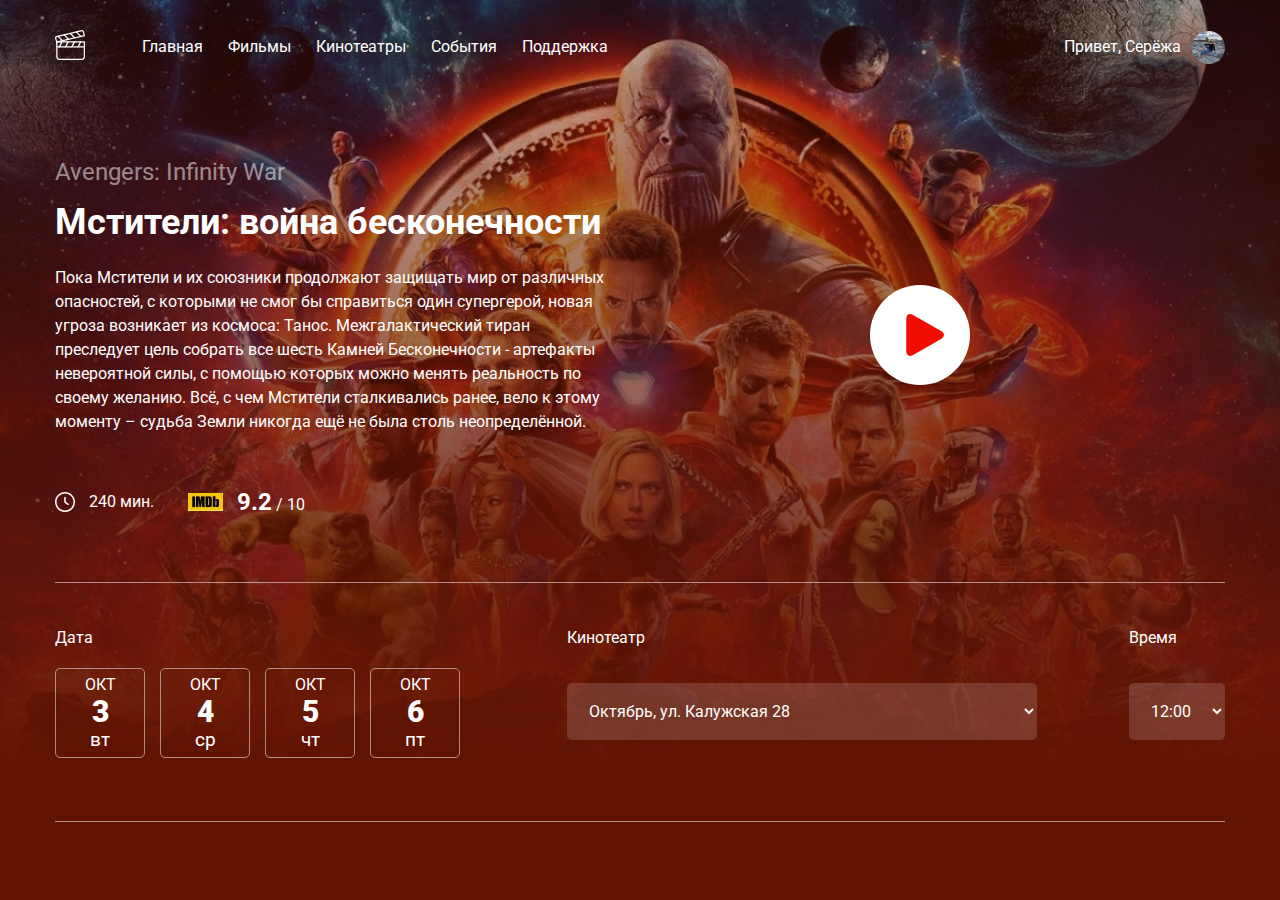
<file: Кинотеатр_Дьяконов/index.html>
<!DOCTYPE html>
<html lang="ru">

<head>
    <meta charset="UTF-8">
    <meta name="viewport" content="width=device-width, initial-scale=1.0">
    <title>Online Cinema - сайт кинотеатра</title>
    <link rel="preconnect" href="https://fonts.googleapis.com">
    <link rel="preconnect" href="https://fonts.gstatic.com" crossorigin>
    <link href="https://fonts.googleapis.com/css2?family=Roboto:wght@400;700&display=swap" rel="stylesheet">
    <link rel="stylesheet" href="css/normalize.css">
    <link rel="stylesheet" href="css/Mystyle.css">
</head>

<body>
    <header class="header ">
        <div class="navbar conteiner">
            <a href="/">
                <img src="img/logo.svg" alt="logo">
            </a>
            <nav class="nav">
                <ul class="menu">
                    <li class="menu-item">
                        <a href="#" class="menu-link">Главная</a>
                    </li>
                    <li class="menu-item">
                        <a href="#" class="menu-link">Фильмы</a>
                    </li>
                    <li class="menu-item">
                        <a href="#" class="menu-link">Кинотеатры</a>
                    </li>
                    <li class="menu-item">
                        <a href="#" class="menu-link">События</a>
                    </li>
                    <li class="menu-item">
                        <a href="#" class="menu-link">Поддержка</a>
                    </li>
                </ul>
            </nav>
            <div class="user">
                <span class="">Привет, Серёжа</span>
                <img class="avatar" src="img/avatar.jpg" alt="">
            </div>

        </div>
        <!— /.navbar —>
            <div class="film conteiner">
                <div class="film-info">
                    <small class="film-title-small">Avengers: Infinity War </small>
                    <h2 class="film-title">Мстители: война бесконечности</h2>
                    <p class="film-description">
                        Пока Мстители и их союзники продолжают защищать мир от различных опасностей,
                        с которыми не смог бы справиться один супергерой, новая угроза возникает из космоса:
                        Танос. Межгалактический тиран преследует цель собрать все шесть Камней Бесконечности - артефакты
                        невероятной силы, с помощью которых можно менять реальность по своему желанию. Всё, с чем
                        Мстители
                        сталкивались ранее, вело к этому моменту – судьба Земли никогда ещё не была столь
                        неопределённой.</p>
                    <div class="film-details">
                        <div class="time">
                            <img src="img/clock.svg" alt="clock" class="time-icon">
                            <cpan class="time-counter">240 мин.</cpan>
                        </div>
                        <div class="rating">
                            <img src="img/imdb.jpg" alt="imdb logo" class="rating-icon">
                            <span class="rating-counter">
                                <strong class="rating-current">9.2</strong> / 10
                            </span>
                        </div>
                    </div>
                    <!— /.film-details —>

                </div>
                <!— /.film-info —>
                    <a href="#" class="film-trailer">
                        <svg width="100" height="100" viewBox="0 0 100 100" fill="none"
                            xmlns="http://www.w3.org/2000/svg">
                            <circle cx="50" cy="50" r="50" fill="white" />
                            <g clip-path="url(#clip0_1_158)">
                                <path
                                    d="M43.0758 30.0033C39.3071 27.8416 36.2518 29.6125 36.2518 33.9556V66.0059C36.2518 70.3533 39.3071 72.1219 43.0758 69.9623L71.0893 53.8967C74.8592 51.7342 74.8592 48.2306 71.0893 46.0686L43.0758 30.0033Z"
                                    fill="#F20D01" />
                            </g>
                            <defs>
                                <clipPath id="clip0_1_158">
                                    <rect width="41.8013" height="41.8013" fill="white"
                                        transform="translate(34.1837 29.0816)" />
                                </clipPath>
                            </defs>
                        </svg>

                    </a>
            </div>
            <!— /.film —>
                <div class="session conteiner">
                    <div class="session-date">
                        <span class="session-label">Дата</span>
                        <div class="session-date-block">
                            <div class="session-date-item"><span class="session-month">ОКТ</span><span
                                    class="session-day">3</span><span class="session-week">вт</span></div>
                            <div class="session-date-item"><span class="session-month">ОКТ</span><span
                                    class="session-day">4</span><span class="session-week">ср</span></div>
                            <div class="session-date-item"><span class="session-month">ОКТ</span><span
                                    class="session-day">5</span><span class="session-week">чт</span></div>
                            <div class="session-date-item"><span class="session-month">ОКТ</span><span
                                    class="session-day">6</span><span class="session-week">пт</span></div>
                        </div>
                    </div>
                    <!— /.date —>
                        <div class="session-cinema">
                            <span class="session-label">Кинотеатр</span>
                            <select class="select select-cinema" name="cinema">
                                <option value="Октябрь, ул. Калужская 28">Октябрь, ул. Калужская 28</option>
                                <option value="IMAX, ул. Ленина 12">IMAX, ул. Ленина 12</option>
                                <option value="CinemaMall, ул. Хороводная 5">CinemaMall, ул. Хороводная 5</option>
                            </select>
                        </div>
                        <!— /.cinema —>
                            <div class="session-time">
                                <span class="session-label">Время</span>
                                <select class="select" name="cinema">
                                    <option value="12:00">12:00</option>
                                    <option value="16:30">16:30</option>
                                    <option value="17:25">17:25</option>
                                </select>
                            </div>
                            <!— /.session-time —>

                </div>

    </header>
</body>

</html>
</file>
<file: css/Mystyle.css>
*{
    box-sizing: border-box;
}
body{
    background-color: #621402;
    font-family: 'Roboto', sans-serif;
    color: white;
}
.conteiner{
    max-width: 1170px;
    margin: auto;
}
.header{
    background: linear-gradient(180deg, rgba(98, 20, 2, 0.31) 0%, #621402 86%), 
    url('../img/bg.jpg') no-repeat center top / cover;
    min-height: 100vh;

}
.navbar{
    display: flex;
    align-items: center;
    padding-top: 30px;
    padding-bottom: 30px;
}
.menu{
    list-style-type: none;
    display: flex;
    margin: 0;
    margin-left: 17px;
}
.menu-item{
    margin-right: 25px;
}
.menu-link{
    color: white;
    text-decoration: none;
}
.user{
    margin-left: auto;
    color: white;
    display: flex;
    align-items: center;
}
.avatar{
    width: 33px;
    height: 33px;
    border-radius: 50%;
    margin-left: 11px;
}
.film{
    margin-top: 60px;
    color: white;
}
.film-title-small{
    opacity: 0.50;
    font-size: 24px;
    line-height: 150%;   
} 
.film-title{
    font-size: 36px;
    line-height: 42px;
    margin-top: 11px;
    margin-bottom: 23px; 
}
.film-description{
    font-size: 16px;
    line-height: 150%;
    max-width: 560px;
}
.film{
    display: flex;
    align-items: center;
}
.film-trailer {
    margin: auto;
}
.film-details{
    margin-top: 50px;
    display: flex;
    align-items: center;
}
.time{
    display: flex;
    align-items: center;
}
.time-icon{
    margin-right: 14px;
}
.rating{
    display: flex;
    align-items: center;
    margin-left: 34px;
}
.rating-icon{
    margin-right: 14px;
}
.rating-current{
    font-size: 24px;
    line-height: 150%;
}
.session{
    margin-top: 62px;
    padding-top: 46px;
    padding-bottom: 63px;
    border-top: 1px solid rgba(255, 255, 255, 0.50);
    border-bottom: 1px solid rgba(255, 255, 255, 0.50);
    display: flex;
    justify-content: space-between;
    align-items: flex-start;
}
.session-label{
    display: block;
    margin-bottom: 20px;
}
.session-date-block{
    display: flex;

}
.session-date-item{
    cursor: pointer;
    display: flex;
    flex-direction: column;
    border: 1px solid rgba(255, 255, 255, 0.50);
    border-radius: 5px;
    text-align: center;
    width: 90px;
    height: 90px;
    align-items: center;
    justify-content: center;
    margin-right: 15px;
    transition: background-color 0.2s;

}
.session-month{
    font-size: 16px;
    line-height: 19px;

}
.session-day{
    font-size: 30px;
    font-weight: 900;
    line-height: 35px
}
.session-week{
    font-size: 19px;
    line-height: 22px;

}
.session-date-item:hover{
    background-color: rgba(254, 142, 5, 1);
    color: #621402;
}
.select{ 
    background: rgba(255, 255, 255, 0.15); 
    border-radius: 5px; 
    border: 1px rgba(255, 255, 255, 0.50);
    color: white;
    padding: 18px;
    cursor: pointer;
    margin-top: 15px;
}
.select-cinema{
    min-width: 470px;
}
.scheme{
    border-radius: 10px;
    background: rgba(36, 36, 36, 0.18);
}
.scheme path:not(.light){
    fill: rgba(255, 255, 255, 0.2);
    cursor: pointer;
}
.scheme path:not(.light):hover{
    fill: rgba(255, 255, 255, 0.5);
}
.scheme path.booked,
.scheme path.booked:hover {
    fill: rgba(255, 255, 255, 0.05);
    cursor: not-allowed;
}
.scheme path.active,
.scheme path.active:hover {
    fill: #FE8E05;
}
.legend{
    display: flex;
    align-items: center;
    border-top: 1px solid #ffffff33;
    max-width: 1024px;
    margin: auto;
    padding-top: 22px;
    padding-bottom: 38px;
}
.legend-label{
    display: flex;
    align-items: center;
    margin-right: 30px;
    color:rgba(255, 255, 255, 0.5)
}
.legend svg {
    margin-right: 15px;
}
.price{
    padding-top: 20px;
    padding-bottom: 40px;
    display: flex;
    align-items: center;
    justify-content: space-between;
}
.price-label {
    display: block;
    font-size: 18px;
    font-family: Roboto;
    font-weight: 400;
}
.price-tag {
    font-size: 52px;
    font-family: Roboto;
    font-weight: 400;
}
.button {
    text-decoration: none;
    display: block;
    background: #FE8E05;
    border-radius: 5px;
    color: #fff;
    font-size: 18px;
    font-family: Roboto;
    font-weight: 700;
    padding: 24px 52px;
}
</file>
<file: Кинотеатр_Дьяконов/css/Mystyle.css>
* {
    box-sizing: border-box;
}

body {
    background-color: #621402;
    font-family: 'Roboto', sans-serif;
    color: white;
}

.conteiner {
    max-width: 1170px;
    margin: auto;
}

.header {
    background: linear-gradient(180deg, rgba(98, 20, 2, 0.31) 0%, #621402 86%),
        url('../img/bg.jpg') no-repeat center top / cover;
    min-height: 100vh;

}

.navbar {
    display: flex;
    align-items: center;
    padding-top: 30px;
    padding-bottom: 30px;
}

.menu {
    list-style-type: none;
    display: flex;
    margin: 0;
    margin-left: 17px;
}

.menu-item {
    margin-right: 25px;
}

.menu-link {
    color: white;
    text-decoration: none;
}

.user {
    margin-left: auto;
    color: white;
    display: flex;
    align-items: center;
}

.avatar {
    width: 33px;
    height: 33px;
    border-radius: 50%;
    margin-left: 11px;
}

.film {
    margin-top: 60px;
    color: white;
}

.film-title-small {
    opacity: 0.50;
    font-size: 24px;
    line-height: 150%;
}

.film-title {
    font-size: 36px;
    line-height: 42px;
    margin-top: 11px;
    margin-bottom: 23px;
}

.film-description {
    font-size: 16px;
    line-height: 150%;
    max-width: 560px;
}

.film {
    display: flex;
    align-items: center;
}

.film-trailer {
    margin: auto;
}

.film-details {
    margin-top: 50px;
    display: flex;
    align-items: center;
}

.time {
    display: flex;
    align-items: center;
}

.time-icon {
    margin-right: 14px;
}

.rating {
    display: flex;
    align-items: center;
    margin-left: 34px;
}

.rating-icon {
    margin-right: 14px;
}

.rating-current {
    font-size: 24px;
    line-height: 150%;
}

.session {
    margin-top: 62px;
    padding-top: 46px;
    padding-bottom: 63px;
    border-top: 1px solid rgba(255, 255, 255, 0.50);
    border-bottom: 1px solid rgba(255, 255, 255, 0.50);
    display: flex;
    justify-content: space-between;
    align-items: flex-start;
}

.session-label {
    display: block;
    margin-bottom: 20px;
}

.session-date-block {
    display: flex;

}

.session-date-item {
    cursor: pointer;
    display: flex;
    flex-direction: column;
    border: 1px solid rgba(255, 255, 255, 0.50);
    border-radius: 5px;
    text-align: center;
    width: 90px;
    height: 90px;
    align-items: center;
    justify-content: center;
    margin-right: 15px;
    transition: background-color 0.2s;

}

.session-month {
    font-size: 16px;
    line-height: 19px;

}

.session-day {
    font-size: 30px;
    font-weight: 900;
    line-height: 35px
}

.session-week {
    font-size: 19px;
    line-height: 22px;

}

.session-date-item:hover {
    background-color: rgba(254, 142, 5, 1);
    color: #621402;
}

.select {
    background: rgba(255, 255, 255, 0.15);
    border-radius: 5px;
    border: 1px rgba(255, 255, 255, 0.50);
    color: white;
    padding: 18px;
    cursor: pointer;
    margin-top: 15px;
}

.select-cinema {
    min-width: 470px;
}
</file>
